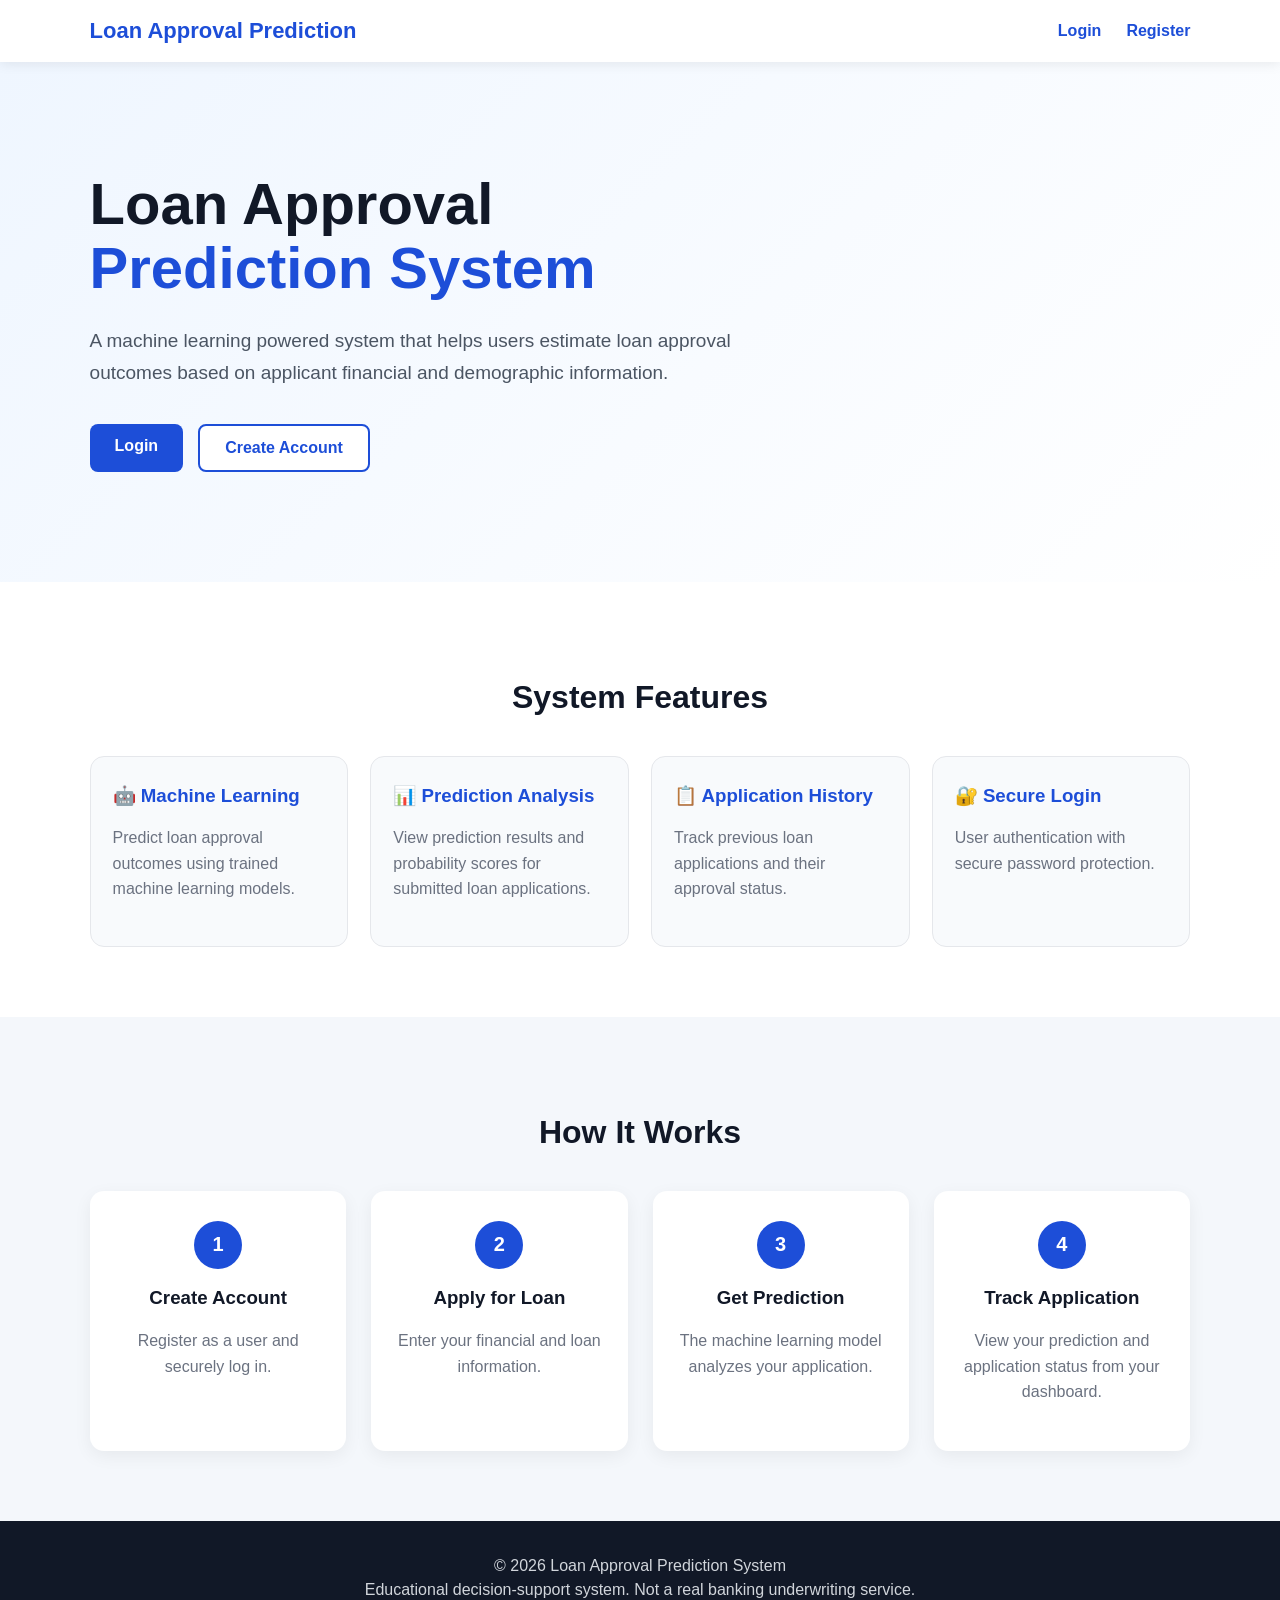
<file: frontend/index.html>
<!DOCTYPE html>
<html lang="en">
<head>
    <meta charset="UTF-8">
    <meta name="viewport" content="width=device-width, initial-scale=1.0">

    <title>Loan Approval Prediction System</title>

    <link rel="stylesheet" href="css/style.css">
</head>

<body>

    <header class="navbar">
        <div class="logo">
            Loan Approval Prediction
        </div>

        <nav>
            <a href="login.html">Login</a>
            <a href="register.html">Register</a>
        </nav>
    </header>

    <main>

        <section class="hero">

            <div class="hero-content">

                <h1>
                    Loan Approval<br>
                    <span>Prediction System</span>
                </h1>

                <p>
                    A machine learning powered system that helps users
                    estimate loan approval outcomes based on applicant
                    financial and demographic information.
                </p>

                <div class="hero-buttons">
                    <a href="login.html" class="btn btn-primary">
                        Login
                    </a>

                    <a href="register.html" class="btn btn-secondary">
                        Create Account
                    </a>
                </div>

            </div>

        </section>


        <section class="features">

            <h2>System Features</h2>

            <div class="feature-grid">

                <div class="feature-card">
                    <h3>🤖 Machine Learning</h3>
                    <p>
                        Predict loan approval outcomes using trained
                        machine learning models.
                    </p>
                </div>

                <div class="feature-card">
                    <h3>📊 Prediction Analysis</h3>
                    <p>
                        View prediction results and probability scores
                        for submitted loan applications.
                    </p>
                </div>

                <div class="feature-card">
                    <h3>📋 Application History</h3>
                    <p>
                        Track previous loan applications and their
                        approval status.
                    </p>
                </div>

                <div class="feature-card">
                    <h3>🔐 Secure Login</h3>
                    <p>
                        User authentication with secure password
                        protection.
                    </p>
                </div>

            </div>

        </section>


        <section class="about">

            <h2>How It Works</h2>

            <div class="steps">

                <div class="step">
                    <span>1</span>
                    <h3>Create Account</h3>
                    <p>Register as a user and securely log in.</p>
                </div>

                <div class="step">
                    <span>2</span>
                    <h3>Apply for Loan</h3>
                    <p>Enter your financial and loan information.</p>
                </div>

                <div class="step">
                    <span>3</span>
                    <h3>Get Prediction</h3>
                    <p>
                        The machine learning model analyzes your
                        application.
                    </p>
                </div>

                <div class="step">
                    <span>4</span>
                    <h3>Track Application</h3>
                    <p>
                        View your prediction and application status
                        from your dashboard.
                    </p>
                </div>

            </div>

        </section>

    </main>


    <footer>
        <p>
            © 2026 Loan Approval Prediction System
        </p>

        <p>
            Educational decision-support system. Not a real banking
            underwriting service.
        </p>
    </footer>

</body>
</html>
</file>
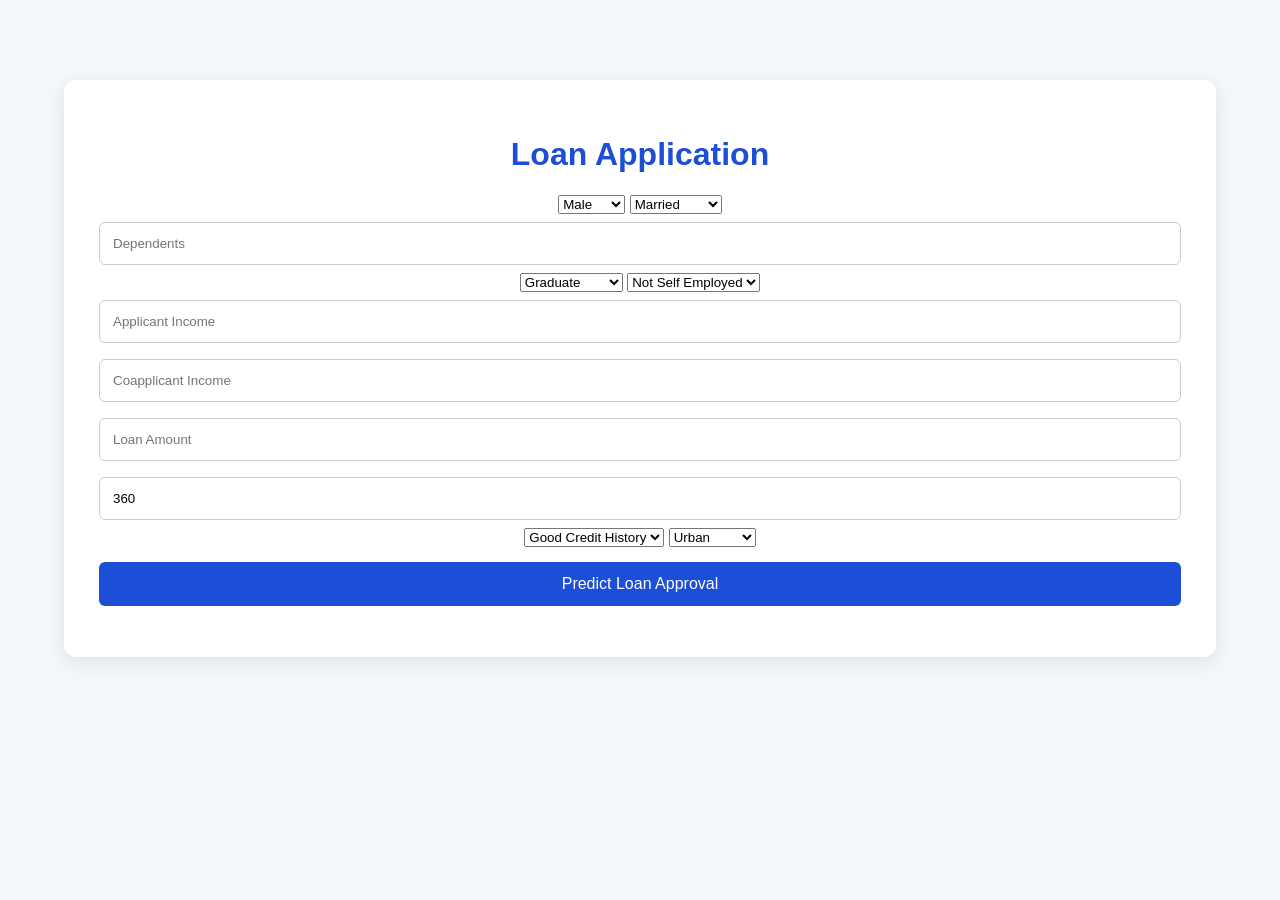
<file: frontend/apply-loan.html>
<!DOCTYPE html>
<html>
<head>

    <title>Apply Loan</title>

    <link rel="stylesheet" href="css/style.css">

    <style>

        .error {
            color: #dc2626;
            font-size: 13px;
            margin: -8px 0 10px;
            display: none;
        }

        input.invalid,
        select.invalid {
            border: 2px solid #dc2626;
        }

        .success-result {
            color: green;
        }

        .error-result {
            color: #dc2626;
        }

        .loading {
            opacity: 0.7;
            pointer-events: none;
        }

    </style>

</head>

<body>

<div class="container">

    <h1>Loan Application</h1>


    <!-- GENDER -->

    <select id="Gender">
        <option value="Male">Male</option>
        <option value="Female">Female</option>
    </select>


    <!-- MARRIED -->

    <select id="Married">
        <option value="Yes">Married</option>
        <option value="No">Not Married</option>
    </select>


    <!-- DEPENDENTS -->

    <input
        id="Dependents"
        placeholder="Dependents"
        type="text"
    >

    <p class="error" id="DependentsError"></p>


    <!-- EDUCATION -->

    <select id="Education">

        <option value="Graduate">
            Graduate
        </option>

        <option value="Not Graduate">
            Not Graduate
        </option>

    </select>


    <!-- SELF EMPLOYED -->

    <select id="Self_Employed">

        <option value="No">
            Not Self Employed
        </option>

        <option value="Yes">
            Self Employed
        </option>

    </select>


    <!-- APPLICANT INCOME -->

    <input
        id="ApplicantIncome"
        type="number"
        min="1"
        step="0.01"
        placeholder="Applicant Income"
    >

    <p class="error" id="ApplicantIncomeError"></p>


    <!-- CO-APPLICANT INCOME -->

    <input
        id="CoapplicantIncome"
        type="number"
        min="0"
        step="0.01"
        placeholder="Coapplicant Income"
    >

    <p class="error" id="CoapplicantIncomeError"></p>


    <!-- LOAN AMOUNT -->

    <input
        id="LoanAmount"
        type="number"
        min="1"
        step="0.01"
        placeholder="Loan Amount"
    >

    <p class="error" id="LoanAmountError"></p>


    <!-- LOAN TERM -->

    <input
        id="Loan_Amount_Term"
        type="number"
        min="12"
        max="480"
        step="12"
        value="360"
        placeholder="Loan Term"
    >

    <p class="error" id="LoanTermError"></p>


    <!-- CREDIT HISTORY -->

    <select id="Credit_History">

        <option value="1">
            Good Credit History
        </option>

        <option value="0">
            Poor Credit History
        </option>

    </select>


    <!-- PROPERTY AREA -->

    <select id="Property_Area">

        <option value="Urban">
            Urban
        </option>

        <option value="Semiurban">
            Semiurban
        </option>

        <option value="Rural">
            Rural
        </option>

    </select>


    <button
        id="predictButton"
        onclick="predict()"
    >
        Predict Loan Approval
    </button>


    <p id="result"></p>

</div>


<script>


// =========================================================
// VALIDATION HELPER
// =========================================================

function showError(
    inputId,
    errorId,
    message
) {

    const input =
        document.getElementById(inputId);

    const error =
        document.getElementById(errorId);

    input.classList.add("invalid");

    error.innerText = message;

    error.style.display = "block";
}


function clearError(
    inputId,
    errorId
) {

    const input =
        document.getElementById(inputId);

    const error =
        document.getElementById(errorId);

    input.classList.remove("invalid");

    error.innerText = "";

    error.style.display = "none";
}


// =========================================================
// FORM VALIDATION
// =========================================================

function validateForm() {

    let valid = true;


    // -----------------------------------------------------
    // DEPENDENTS
    // -----------------------------------------------------

    const dependents =
        document
            .getElementById("Dependents")
            .value
            .trim();


    clearError(
        "Dependents",
        "DependentsError"
    );


    if (dependents === "") {

        showError(
            "Dependents",
            "DependentsError",
            "Please enter number of dependents."
        );

        valid = false;

    }
    else if (
        !/^[0-9]+$/.test(dependents)
        &&
        dependents !== "3+"
    ) {

        showError(
            "Dependents",
            "DependentsError",
            "Enter a valid value such as 0, 1, 2 or 3+."
        );

        valid = false;
    }


    // -----------------------------------------------------
    // APPLICANT INCOME
    // -----------------------------------------------------

    const applicantIncome =
        Number(
            document
                .getElementById("ApplicantIncome")
                .value
        );


    clearError(
        "ApplicantIncome",
        "ApplicantIncomeError"
    );


    if (
        !Number.isFinite(applicantIncome)
        ||
        applicantIncome <= 0
    ) {

        showError(
            "ApplicantIncome",
            "ApplicantIncomeError",
            "Applicant income must be greater than 0."
        );

        valid = false;
    }


    // -----------------------------------------------------
    // CO-APPLICANT INCOME
    // -----------------------------------------------------

    const coapplicantIncome =
        Number(
            document
                .getElementById("CoapplicantIncome")
                .value
        );


    clearError(
        "CoapplicantIncome",
        "CoapplicantIncomeError"
    );


    if (
        !Number.isFinite(coapplicantIncome)
        ||
        coapplicantIncome < 0
    ) {

        showError(
            "CoapplicantIncome",
            "CoapplicantIncomeError",
            "Co-applicant income cannot be negative."
        );

        valid = false;
    }


    // -----------------------------------------------------
    // LOAN AMOUNT
    // -----------------------------------------------------

    const loanAmount =
        Number(
            document
                .getElementById("LoanAmount")
                .value
        );


    clearError(
        "LoanAmount",
        "LoanAmountError"
    );


    if (
        !Number.isFinite(loanAmount)
        ||
        loanAmount <= 0
    ) {

        showError(
            "LoanAmount",
            "LoanAmountError",
            "Loan amount must be greater than 0."
        );

        valid = false;
    }


    // -----------------------------------------------------
    // LOAN TERM
    // -----------------------------------------------------

    const loanTerm =
        Number(
            document
                .getElementById("Loan_Amount_Term")
                .value
        );


    clearError(
        "Loan_Amount_Term",
        "LoanTermError"
    );


    if (
        !Number.isFinite(loanTerm)
        ||
        loanTerm < 12
        ||
        loanTerm > 480
    ) {

        showError(
            "Loan_Amount_Term",
            "LoanTermError",
            "Loan term must be between 12 and 480 months."
        );

        valid = false;
    }


    return valid;
}


// =========================================================
// PREDICT
// =========================================================

async function predict() {

    const resultBox =
        document.getElementById("result");

    const button =
        document.getElementById("predictButton");


    // -----------------------------------------------------
    // VALIDATE BEFORE API REQUEST
    // -----------------------------------------------------

    if (!validateForm()) {

        resultBox.className =
            "error-result";

        resultBox.innerText =
            "Please correct the highlighted fields.";

        return;
    }


    // -----------------------------------------------------
    // PREPARE DATA
    // -----------------------------------------------------

    const data = {

        Gender:
            document.getElementById("Gender").value,

        Married:
            document.getElementById("Married").value,

        Dependents:
            document.getElementById("Dependents").value,

        Education:
            document.getElementById("Education").value,

        Self_Employed:
            document.getElementById("Self_Employed").value,

        ApplicantIncome:
            document.getElementById("ApplicantIncome").value,

        CoapplicantIncome:
            document.getElementById("CoapplicantIncome").value,

        LoanAmount:
            document.getElementById("LoanAmount").value,

        Loan_Amount_Term:
            document.getElementById("Loan_Amount_Term").value,

        Credit_History:
            document.getElementById("Credit_History").value,

        Property_Area:
            document.getElementById("Property_Area").value

    };


    // -----------------------------------------------------
    // LOADING STATE
    // -----------------------------------------------------

    button.disabled = true;

    button.innerText =
        "Processing...";

    button.classList.add("loading");


    resultBox.className = "";

    resultBox.innerText =
        "Analyzing your application...";


    try {

        // -------------------------------------------------
        // API REQUEST
        // -------------------------------------------------

        const response =
            await fetch(
                "/api/predict",
                {

                    method: "POST",

                    headers: {
                        "Content-Type":
                            "application/json"
                    },

                    credentials: "include",

                    body:
                        JSON.stringify(data)

                }
            );


        const result =
            await response.json();


        // -------------------------------------------------
        // SUCCESS
        // -------------------------------------------------

        if (
            response.ok
            &&
            result.success
        ) {

            resultBox.className =
                "success-result";


            resultBox.innerHTML =

                "<h2>Prediction: "
                +
                result.prediction
                +
                "</h2>"

                +

                "<p>Probability: "
                +
                Number(
                    result.probability
                ).toFixed(2)
                +
                "%</p>"

                +

                "<p>Model: "
                +
                result.model
                +
                "</p>"

                +

                "<p>Application ID: "
                +
                result.application_id
                +
                "</p>";

        }


        // -------------------------------------------------
        // API ERROR
        // -------------------------------------------------

        else {

            resultBox.className =
                "error-result";

            resultBox.innerText =
                result.message
                ||
                result.error
                ||
                "Prediction failed.";

        }


    }

    catch (error) {

        console.error(
            "Prediction error:",
            error
        );


        resultBox.className =
            "error-result";


        resultBox.innerText =
            "Unable to connect to the server. Please try again.";

    }


    finally {

        button.disabled = false;

        button.innerText =
            "Predict Loan Approval";

        button.classList.remove(
            "loading"
        );

    }

}

</script>

</body>
</html>
</file>
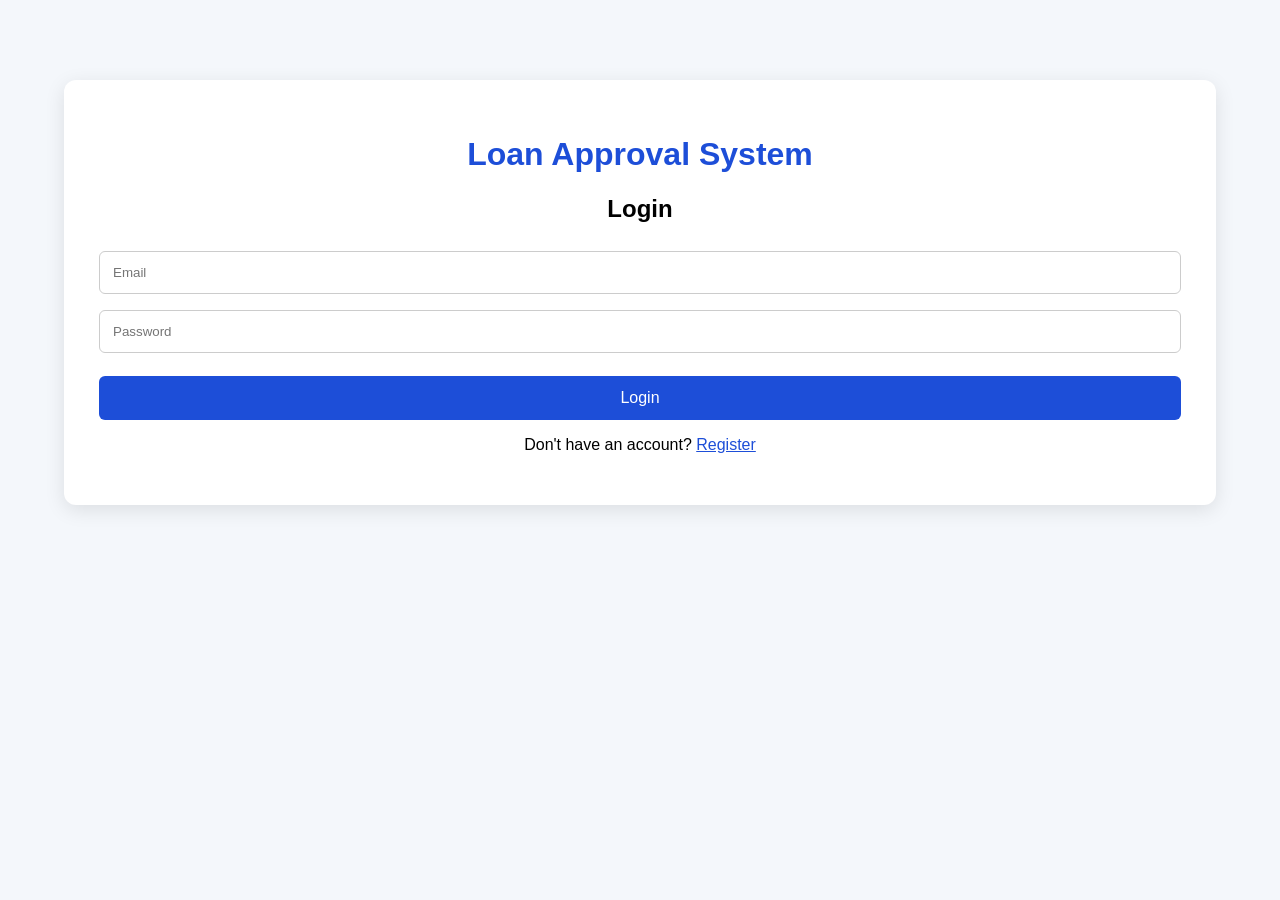
<file: frontend/dashboard.html>
<!DOCTYPE html>
<html>
<head>
    <title>Loan Dashboard</title>
    <link rel="stylesheet" href="css/style.css">
</head>
<body>

<div class="container">

    <h1>Loan Approval System</h1>

    <h2>Welcome, <span id="username"></span> 👋</h2>

    <p>Apply for a loan and get an ML-based prediction.</p>

    <button onclick="location.href='apply-loan.html'">
        Apply for Loan
    </button>

    <button onclick="location.href='history.html'">
        Application History
    </button>
    <button onclick="window.location.href='profile.html'">
    My Profile
</button>

    <button onclick="logout()">
        Logout
    </button>
    
</div>

<script>

const user = JSON.parse(localStorage.getItem("user"));

if (!user) {
    window.location.href = "login.html";
}

document.getElementById("username").innerText = user.name;

async function logout() {

    await fetch("/api/logout", {
        method: "POST",
        credentials: "include"
    });

    localStorage.removeItem("user");

    window.location.href = "login.html";
}

</script>

</body>
</html>
</file>
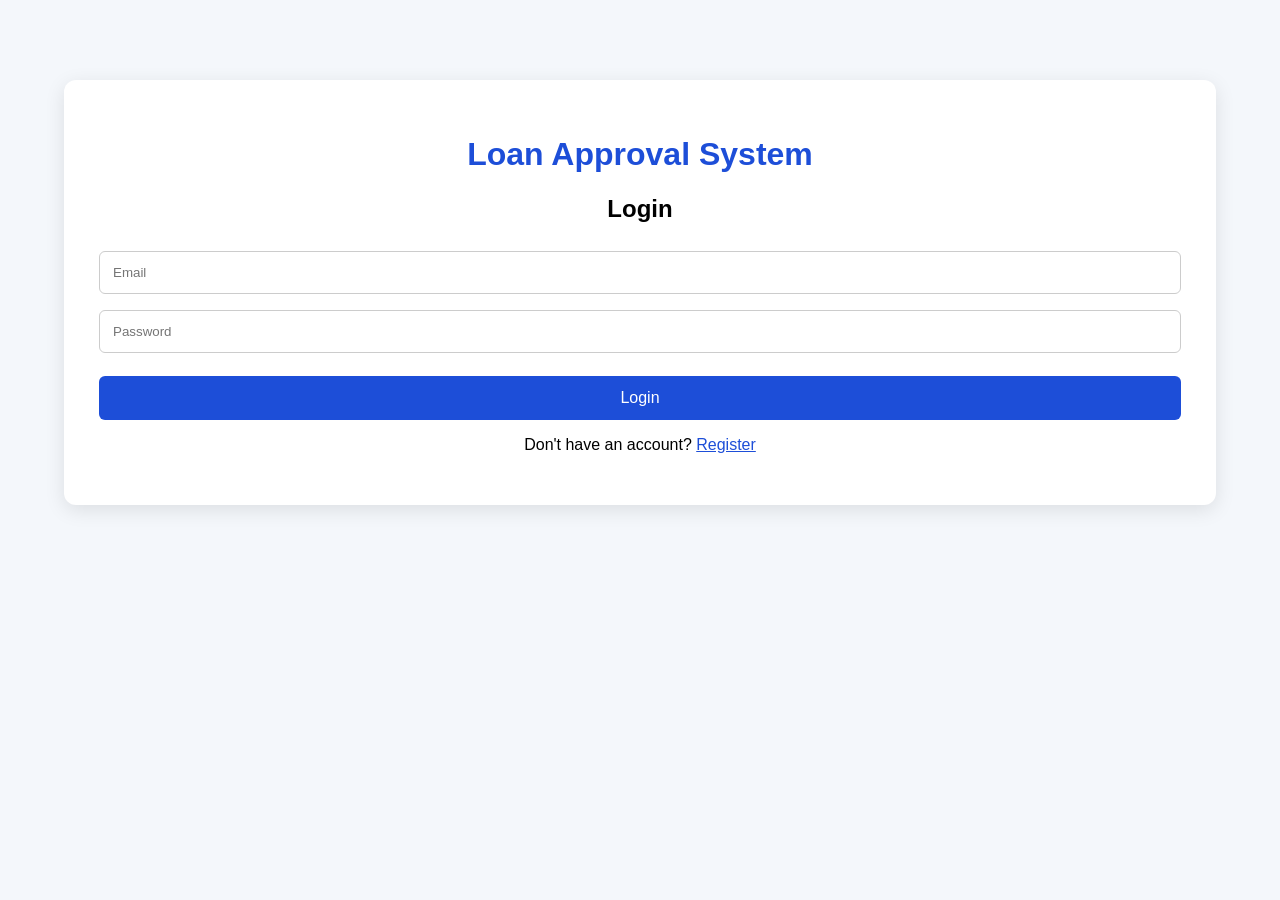
<file: frontend/login.html>
<!DOCTYPE html>
<html>
<head>
    <title>Loan Approval - Login</title>
    <link rel="stylesheet" href="css/style.css">
</head>
<body>

<div class="container">
    <h1>Loan Approval System</h1>
    <h2>Login</h2>

    <input id="email" type="email" placeholder="Email">
    <input id="password" type="password" placeholder="Password">

    <button onclick="login()">Login</button>

    <p id="message"></p>

    <p>Don't have an account?
        <a href="register.html">Register</a>
    </p>
</div>

<script>
async function login() {

    const data = {
        email: document.getElementById("email").value,
        password: document.getElementById("password").value
    };

    const response = await fetch("/api/login", {
    method: "POST",
    headers: {
        "Content-Type": "application/json"
    },
    credentials: "include",
    body: JSON.stringify(data)
});
    const result = await response.json();

    document.getElementById("message").innerText = result.message;

    if (result.success) {

        localStorage.setItem("user", JSON.stringify(result.user));

        if (result.user.role === "admin") {
            window.location.href = "admin.html";
        } else {
            window.location.href = "dashboard.html";
        }
    }
}
</script>

</body>
</html>
</file>
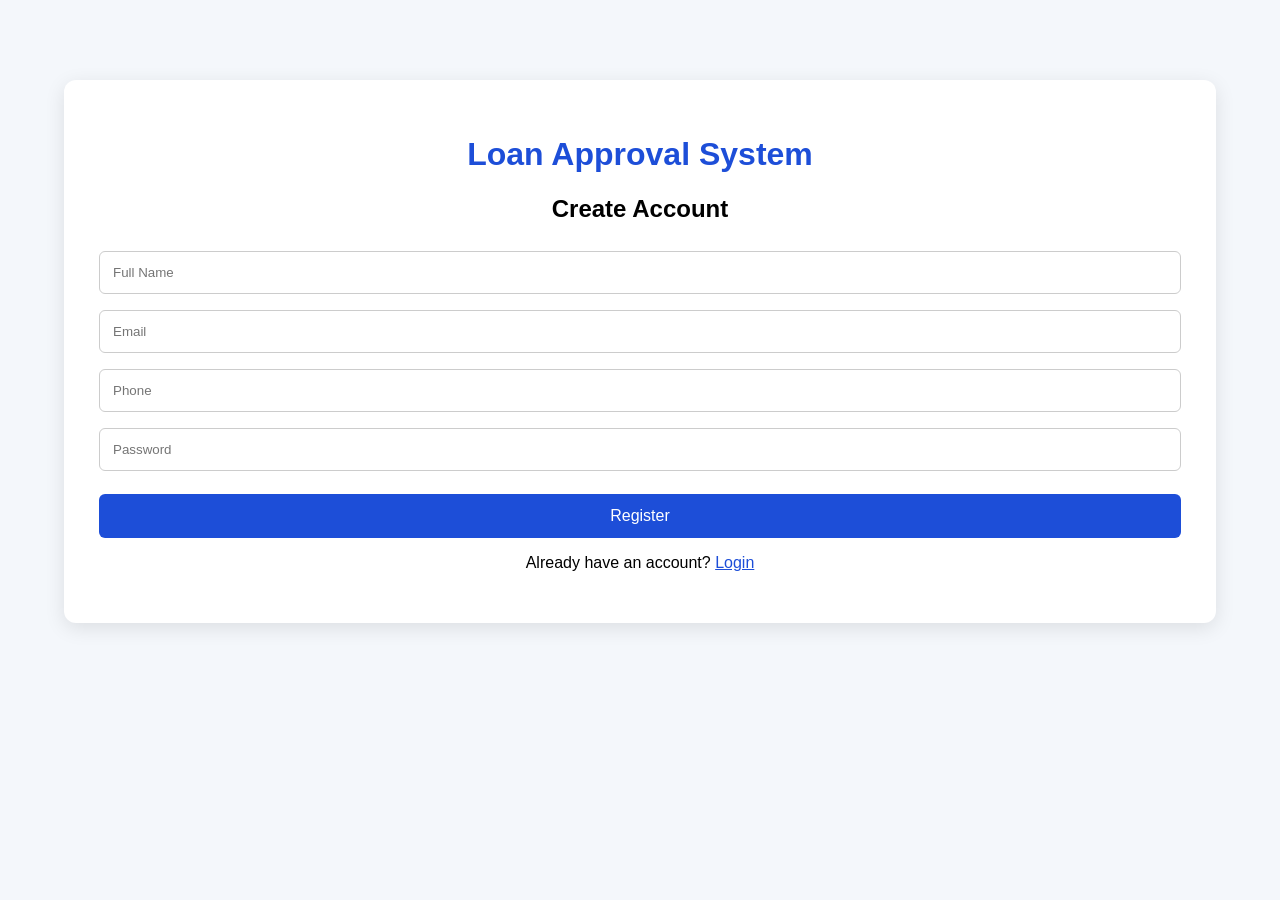
<file: frontend/register.html>
<!DOCTYPE html>
<html>
<head>
    <title>Loan Approval - Register</title>
    <link rel="stylesheet" href="css/style.css">
</head>
<body>

<div class="container">
    <h1>Loan Approval System</h1>
    <h2>Create Account</h2>

    <input id="name" type="text" placeholder="Full Name">
    <input id="email" type="email" placeholder="Email">
    <input id="phone" type="text" placeholder="Phone">
    <input id="password" type="password" placeholder="Password">

    <button onclick="register()">Register</button>

    <p id="message"></p>

    <p>Already have an account?
        <a href="login.html">Login</a>
    </p>
</div>

<script>
async function register() {

    const data = {
        name: document.getElementById("name").value,
        email: document.getElementById("email").value,
        phone: document.getElementById("phone").value,
        password: document.getElementById("password").value
    };

    const response = await fetch("/api/register", {
        method: "POST",
        headers: {
            "Content-Type": "application/json"
        },
        body: JSON.stringify(data)
    });

    const result = await response.json();

    document.getElementById("message").innerText = result.message;

    if (result.success) {
        setTimeout(() => {
            window.location.href = "login.html";
        }, 1000);
    }
}
</script>

</body>
</html>
</file>
<file: frontend/css/style.css>
* {
    box-sizing: border-box;
}

body {
    margin: 0;
    font-family: Arial, sans-serif;
    background: #f4f7fb;
}

.container {
    width: 400px;
    margin: 80px auto;
    padding: 35px;
    background: white;
    border-radius: 12px;
    box-shadow: 0 5px 20px rgba(0,0,0,0.1);
    text-align: center;
}

h1 {
    color: #1d4ed8;
}

input {
    width: 100%;
    padding: 13px;
    margin: 8px 0;
    border: 1px solid #ccc;
    border-radius: 6px;
}

button {
    width: 100%;
    padding: 13px;
    margin-top: 15px;
    border: none;
    border-radius: 6px;
    background: #1d4ed8;
    color: white;
    font-size: 16px;
    cursor: pointer;
}

button:hover {
    background: #153eaa;
}

a {
    color: #1d4ed8;
}
/* =========================================================
   RESPONSIVE DESIGN - LOAN APPROVAL PREDICTION SYSTEM
   ========================================================= */

/* Prevent horizontal overflow */
html {
    width: 100%;
    overflow-x: hidden;
}

body {
    width: 100%;
    max-width: 100%;
    overflow-x: hidden;
}

/* Make all images responsive */
img {
    max-width: 100%;
    height: auto;
}

/* Make forms responsive */
input,
select,
textarea,
button {
    max-width: 100%;
    box-sizing: border-box;
}

/* Flexible containers */
.container,
.form-container,
.dashboard-container,
.profile-container,
.history-container {
    width: 90%;
    max-width: 1200px;
    margin-left: auto;
    margin-right: auto;
}

/* Tables can scroll instead of breaking mobile layouts */
.table-container,
.table-wrapper,
.table-responsive {
    width: 100%;
    overflow-x: auto;
    -webkit-overflow-scrolling: touch;
}

table {
    min-width: 600px;
}

/* =========================================================
   TABLET
   ========================================================= */

@media (max-width: 900px) {

    .container,
    .form-container,
    .dashboard-container,
    .profile-container,
    .history-container {
        width: 92%;
    }

    .cards,
    .stats-grid {
        grid-template-columns: repeat(2, 1fr);
    }

    .form-grid {
        grid-template-columns: repeat(2, 1fr);
    }

    .header {
        gap: 15px;
    }

    .chart-card {
        width: 100%;
    }

}

/* =========================================================
   MOBILE
   ========================================================= */

@media (max-width: 600px) {

    body {
        font-size: 14px;
    }

    h1 {
        font-size: 25px;
    }

    h2 {
        font-size: 21px;
    }

    h3 {
        font-size: 17px;
    }

    .container,
    .form-container,
    .dashboard-container,
    .profile-container,
    .history-container {
        width: 94%;
        margin-top: 20px;
        margin-bottom: 20px;
    }

    /* Cards */
    .cards,
    .stats-grid {
        grid-template-columns: 1fr;
        gap: 12px;
    }

    .card,
    .stat-card {
        padding: 18px;
    }

    /* Forms */
    .form-grid {
        grid-template-columns: 1fr;
        gap: 12px;
    }

    form {
        width: 100%;
    }

    input,
    select,
    textarea {
        width: 100%;
        font-size: 16px;
    }

    button {
        width: 100%;
        min-height: 44px;
    }

    /* Headers */
    .header {
        flex-direction: column;
        align-items: stretch;
        text-align: center;
    }

    .header h1 {
        font-size: 23px;
    }

    .logout-btn {
        width: 100%;
    }

    /* Filters */
    .filters {
        flex-direction: column;
        gap: 10px;
    }

    .filters input,
    .filters select {
        width: 100%;
        min-width: 0;
    }

    /* Navigation */
    nav {
        flex-wrap: wrap;
        gap: 8px;
    }

    nav a,
    nav button {
        flex: 1 1 100%;
        text-align: center;
    }

    /* Charts */
    .chart-card {
        height: 300px;
    }

    /* Tables */
    .table-container {
        padding: 15px;
    }

    th,
    td {
        padding: 9px;
        font-size: 13px;
    }

    /* Modal */
    .modal {
        width: 94%;
        max-width: 94%;
        margin: auto;
    }

}

/* =========================================================
   SMALL PHONES
   ========================================================= */

@media (max-width: 400px) {

    body {
        font-size: 13px;
    }

    h1 {
        font-size: 22px;
    }

    h2 {
        font-size: 19px;
    }

    .container,
    .form-container,
    .dashboard-container,
    .profile-container,
    .history-container {
        width: 96%;
    }

    .card,
    .stat-card {
        padding: 14px;
    }

    .chart-card {
        height: 260px;
    }

    th,
    td {
        font-size: 12px;
        padding: 7px;
    }

}
/* =========================================================
   LANDING PAGE
   ========================================================= */

.navbar {
    width: 100%;
    padding: 18px 7%;
    display: flex;
    justify-content: space-between;
    align-items: center;
    background: #ffffff;
    box-shadow: 0 2px 12px rgba(0, 0, 0, 0.08);
    position: relative;
    z-index: 10;
}

.logo {
    font-size: 22px;
    font-weight: 700;
    color: #1d4ed8;
}

.navbar nav {
    display: flex;
    gap: 25px;
    align-items: center;
}

.navbar nav a {
    text-decoration: none;
    color: #1d4ed8;
    font-weight: 600;
}

.navbar nav a:hover {
    color: #153eaa;
}


/* HERO */

.hero {
    min-height: 520px;
    padding: 80px 7%;
    display: flex;
    align-items: center;
    background: linear-gradient(135deg, #eff6ff, #ffffff);
}

.hero-content {
    max-width: 800px;
}

.hero h1 {
    margin: 0 0 25px;
    font-size: 58px;
    line-height: 1.1;
    color: #111827;
}

.hero h1 span {
    color: #1d4ed8;
}

.hero p {
    max-width: 700px;
    margin-bottom: 35px;
    font-size: 19px;
    line-height: 1.7;
    color: #4b5563;
}

.hero-buttons {
    display: flex;
    gap: 15px;
    flex-wrap: wrap;
}

.btn {
    display: inline-block;
    padding: 13px 25px;
    border-radius: 8px;
    text-decoration: none;
    font-weight: 600;
    transition: 0.2s;
}

.btn-primary {
    background: #1d4ed8;
    color: white !important;
}

.btn-primary:hover {
    background: #153eaa;
}

.btn-secondary {
    background: white;
    color: #1d4ed8 !important;
    border: 2px solid #1d4ed8;
}

.btn-secondary:hover {
    background: #eff6ff;
}


/* FEATURES */

.features {
    padding: 70px 7%;
    background: #ffffff;
    text-align: center;
}

.features h2,
.about h2 {
    margin-bottom: 40px;
    font-size: 32px;
    color: #111827;
}

.feature-grid {
    max-width: 1200px;
    margin: auto;
    display: grid;
    grid-template-columns: repeat(4, 1fr);
    gap: 22px;
}

.feature-card {
    padding: 28px 22px;
    background: #f8fafc;
    border: 1px solid #e5e7eb;
    border-radius: 14px;
    text-align: left;
    transition: 0.2s;
}

.feature-card:hover {
    transform: translateY(-5px);
    box-shadow: 0 10px 25px rgba(0, 0, 0, 0.08);
}

.feature-card h3 {
    margin-top: 0;
    color: #1d4ed8;
}

.feature-card p {
    color: #6b7280;
    line-height: 1.6;
}


/* HOW IT WORKS */

.about {
    padding: 70px 7%;
    background: #f4f7fb;
    text-align: center;
}

.steps {
    max-width: 1100px;
    margin: auto;
    display: grid;
    grid-template-columns: repeat(4, 1fr);
    gap: 25px;
}

.step {
    background: white;
    padding: 30px 20px;
    border-radius: 14px;
    box-shadow: 0 5px 18px rgba(0, 0, 0, 0.06);
}

.step span {
    display: flex;
    width: 48px;
    height: 48px;
    margin: 0 auto 18px;
    align-items: center;
    justify-content: center;
    border-radius: 50%;
    background: #1d4ed8;
    color: white;
    font-size: 20px;
    font-weight: 700;
}

.step h3 {
    color: #111827;
}

.step p {
    color: #6b7280;
    line-height: 1.6;
}


/* FOOTER */

footer {
    padding: 30px 7%;
    background: #111827;
    color: #d1d5db;
    text-align: center;
}

footer p {
    margin: 6px 0;
}


/* LANDING PAGE MOBILE */

@media (max-width: 900px) {

    .feature-grid,
    .steps {
        grid-template-columns: repeat(2, 1fr);
    }

    .hero h1 {
        font-size: 45px;
    }
}

@media (max-width: 600px) {

    .navbar {
        padding: 16px 5%;
        flex-direction: column;
        gap: 15px;
    }

    .navbar nav {
        width: 100%;
        justify-content: center;
    }

    .hero {
        min-height: auto;
        padding: 60px 5%;
    }

    .hero h1 {
        font-size: 38px;
    }

    .hero p {
        font-size: 16px;
    }

    .hero-buttons {
        flex-direction: column;
    }

    .btn {
        width: 100%;
        text-align: center;
    }

    .features,
    .about {
        padding: 50px 5%;
    }

    .feature-grid,
    .steps {
        grid-template-columns: 1fr;
    }
}
</file>
